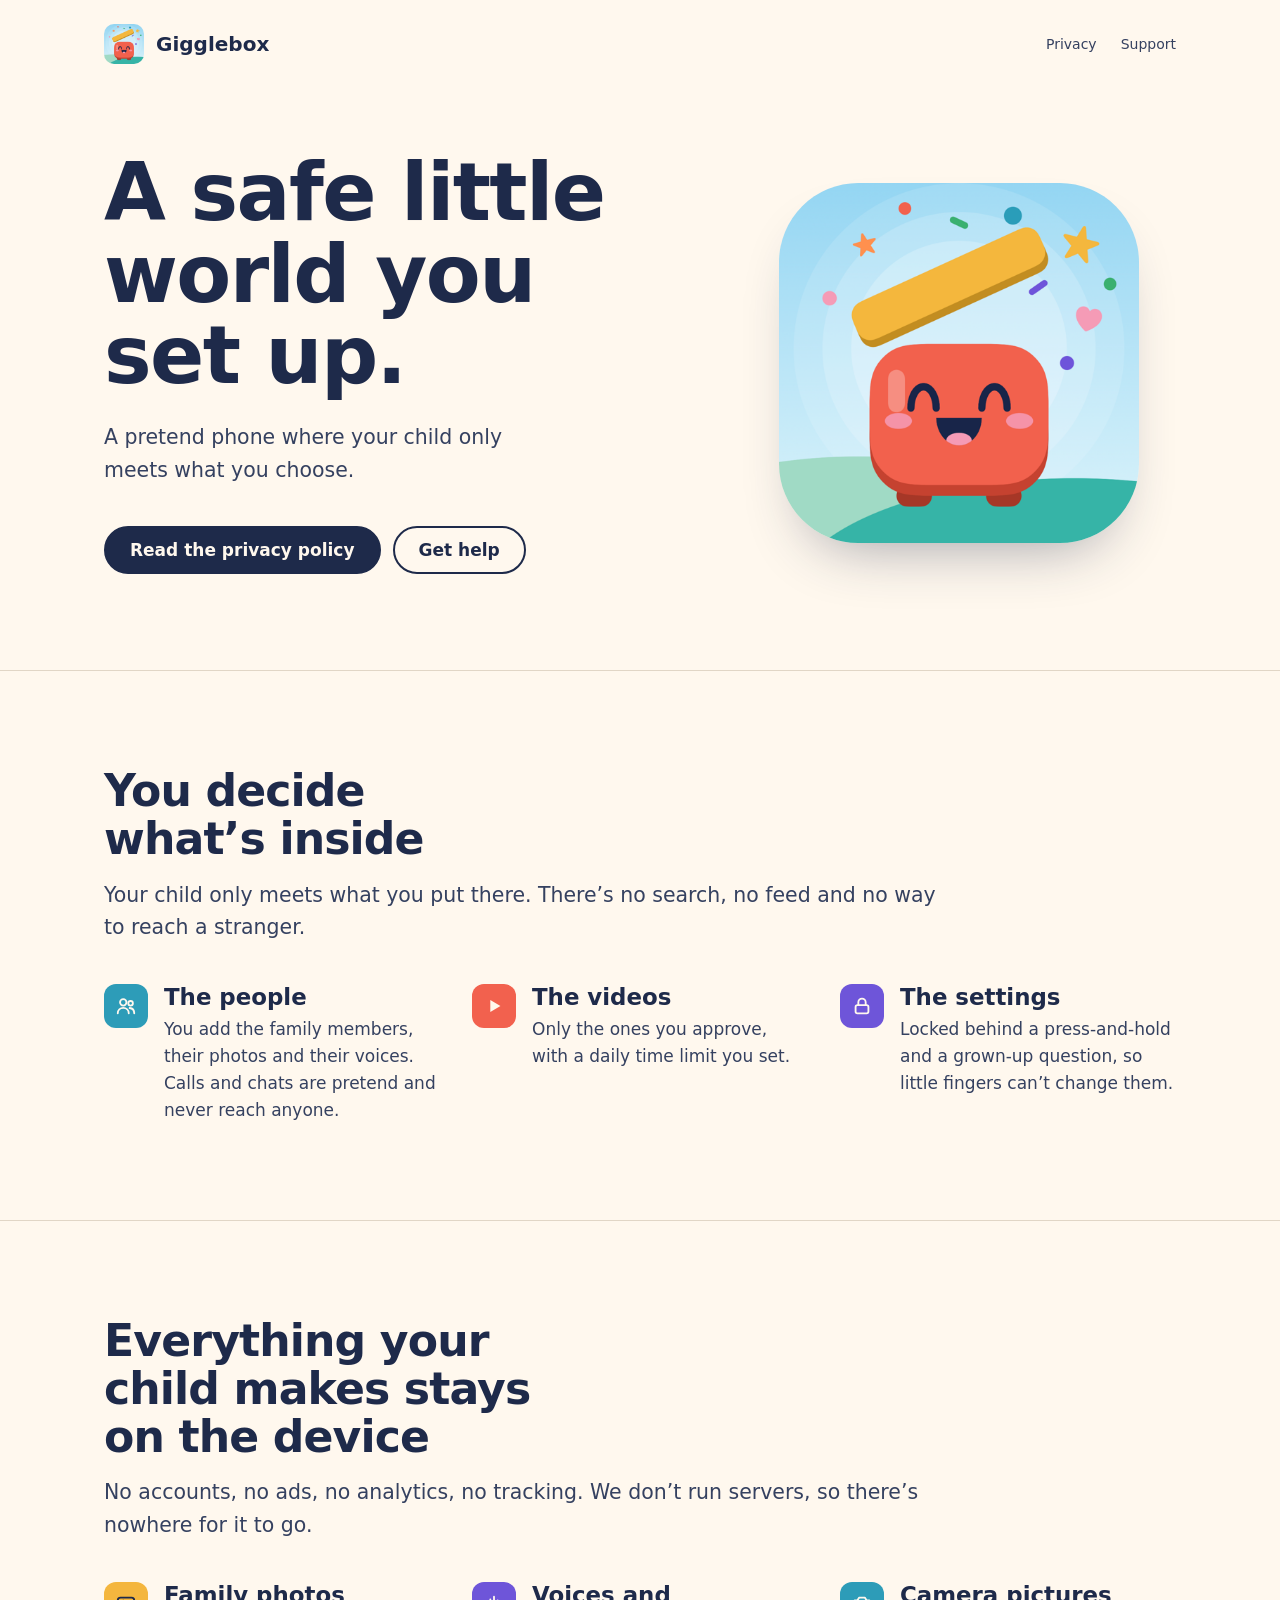
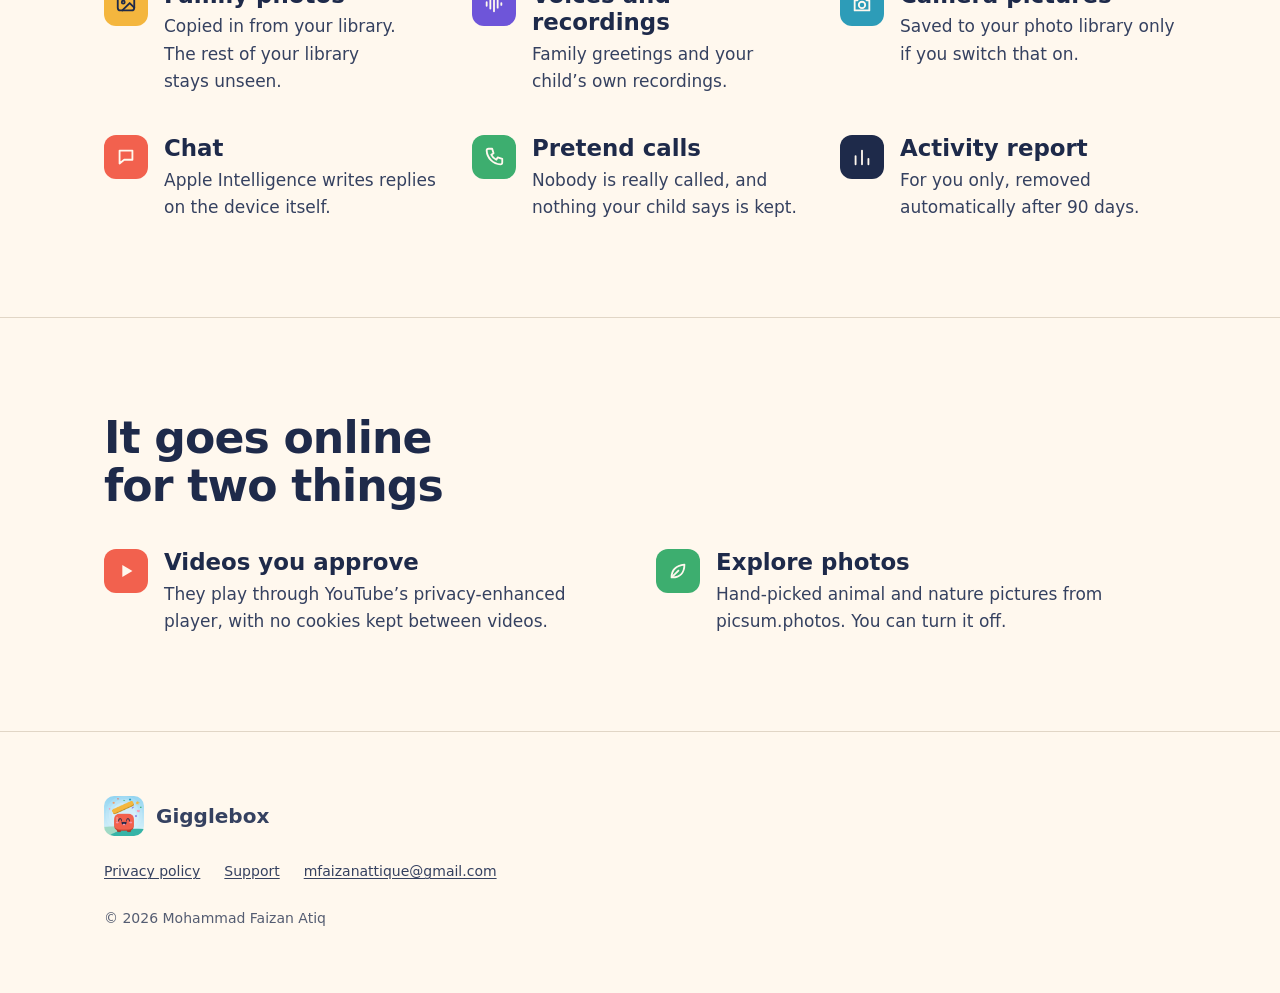
<file: index.html>
<!DOCTYPE html>
<html lang="en">
<head>
<meta charset="utf-8">
<meta name="viewport" content="width=device-width, initial-scale=1">
<title>Gigglebox: a safe little world for kids, set up by parents</title>
<meta name="description" content="Gigglebox is a pretend phone for little ones that parents set up: family calls, photos, a camera and only the videos you approve. No accounts, ads or tracking. Everything stays on your device.">
<link rel="icon" href="favicon.png">
<link rel="apple-touch-icon" href="apple-touch-icon.png">
<link rel="stylesheet" href="site.css">
</head>
<body>
<header class="container site-nav">
  <a class="wordmark" href="./"><img src="icon.png" alt="" width="40" height="40">Gigglebox</a>
  <nav aria-label="Main">
    <ul>
      <li><a href="privacy/">Privacy</a></li>
      <li><a href="support/">Support</a></li>
    </ul>
  </nav>
</header>

<main>
  <section class="container hero">
    <div>
      <h1>A safe little world you set up.</h1>
      <p>A pretend phone where your child only meets what you choose.</p>
      <div class="actions">
        <a class="button button-primary" href="privacy/">Read the privacy policy</a>
        <a class="button button-quiet" href="support/">Get help</a>
      </div>
    </div>
    <div class="hero-art"><img src="icon.png" alt="The Gigglebox app icon" width="512" height="512"></div>
  </section>

  <section class="band" aria-labelledby="curated">
    <div class="container">
      <h2 id="curated">You decide what’s inside</h2>
      <p>Your child only meets what you put there. There’s no search, no feed and no way to reach a stranger.</p>
      <ul class="facts">
        <li><span class="chip teal"><svg viewBox="0 0 24 24" fill="none" stroke="currentColor" stroke-width="2" stroke-linecap="round" aria-hidden="true"><circle cx="9" cy="8" r="3.5"/><path d="M3 20c0-3.5 2.7-6 6-6s6 2.5 6 6"/><circle cx="17" cy="9" r="2.5"/><path d="M16 14.2c2.9.3 5 2.5 5 5.8"/></svg></span><div><h3>The people</h3><p>You add the family members, their photos and their voices. Calls and chats are pretend and never reach anyone.</p></div></li>
        <li><span class="chip coral"><svg viewBox="0 0 24 24" fill="currentColor" aria-hidden="true"><path d="M8 5.5v13l11-6.5z"/></svg></span><div><h3>The videos</h3><p>Only the ones you approve, with a daily time limit you set.</p></div></li>
        <li><span class="chip violet"><svg viewBox="0 0 24 24" fill="none" stroke="currentColor" stroke-width="2" stroke-linecap="round" stroke-linejoin="round" aria-hidden="true"><rect x="5" y="11" width="14" height="9" rx="2"/><path d="M8 11V8a4 4 0 0 1 8 0v3"/></svg></span><div><h3>The settings</h3><p>Locked behind a press-and-hold and a grown-up question, so little fingers can’t change them.</p></div></li>
      </ul>
    </div>
  </section>

  <section class="band" aria-labelledby="stays">
    <div class="container">
      <h2 id="stays">Everything your child makes stays on the device</h2>
      <p>No accounts, no ads, no analytics, no tracking. We don’t run servers, so there’s nowhere for it to go.</p>
      <ul class="facts">
        <li><span class="chip mustard"><svg viewBox="0 0 24 24" fill="none" stroke="currentColor" stroke-width="2" stroke-linecap="round" stroke-linejoin="round" aria-hidden="true"><rect x="3" y="5" width="18" height="14" rx="3"/><circle cx="9" cy="10" r="1.6"/><path d="m21 16-5-5-8 8"/></svg></span><div><h3>Family photos</h3><p>Copied in from your library. The rest of your library stays unseen.</p></div></li>
        <li><span class="chip violet"><svg viewBox="0 0 24 24" fill="none" stroke="currentColor" stroke-width="2" stroke-linecap="round" aria-hidden="true"><path d="M4 10v4M8 7v10M12 4v16M16 8v8M20 11v2"/></svg></span><div><h3>Voices and recordings</h3><p>Family greetings and your child’s own recordings.</p></div></li>
        <li><span class="chip teal"><svg viewBox="0 0 24 24" fill="none" stroke="currentColor" stroke-width="2" stroke-linejoin="round" aria-hidden="true"><path d="M4 8h3l2-3h6l2 3h3v11H4z"/><circle cx="12" cy="13" r="3.5"/></svg></span><div><h3>Camera pictures</h3><p>Saved to your photo library only if you switch that on.</p></div></li>
        <li><span class="chip coral"><svg viewBox="0 0 24 24" fill="none" stroke="currentColor" stroke-width="2" stroke-linejoin="round" aria-hidden="true"><path d="M5 5h14v10H10l-5 4z"/></svg></span><div><h3>Chat</h3><p>Apple Intelligence writes replies on the device itself.</p></div></li>
        <li><span class="chip green"><svg viewBox="0 0 24 24" fill="none" stroke="currentColor" stroke-width="2" stroke-linejoin="round" aria-hidden="true"><path d="M6 3h4l1.5 5-2.5 1.5a11 11 0 0 0 5.5 5.5L16 12.5l5 1.5v4a2 2 0 0 1-2 2A16 16 0 0 1 4 5a2 2 0 0 1 2-2z"/></svg></span><div><h3>Pretend calls</h3><p>Nobody is really called, and nothing your child says is kept.</p></div></li>
        <li><span class="chip ink"><svg viewBox="0 0 24 24" fill="none" stroke="currentColor" stroke-width="2" stroke-linecap="round" aria-hidden="true"><path d="M5 20V11M12 20V5M19 20v-6"/></svg></span><div><h3>Activity report</h3><p>For you only, removed automatically after 90 days.</p></div></li>
      </ul>
    </div>
  </section>

  <section class="band" aria-labelledby="online">
    <div class="container">
      <h2 id="online">It goes online for two things</h2>
      <ul class="facts two">
        <li><span class="chip coral"><svg viewBox="0 0 24 24" fill="currentColor" aria-hidden="true"><path d="M8 5.5v13l11-6.5z"/></svg></span><div><h3>Videos you approve</h3><p>They play through YouTube’s privacy-enhanced player, with no cookies kept between videos.</p></div></li>
        <li><span class="chip green"><svg viewBox="0 0 24 24" fill="none" stroke="currentColor" stroke-width="2" stroke-linejoin="round" aria-hidden="true"><path d="M5 19c0-8 5-13 14-14 0 9-5 14-13 14z"/><path d="M5 19 13 11"/></svg></span><div><h3>Explore photos</h3><p>Hand-picked animal and nature pictures from picsum.photos. You can turn it off.</p></div></li>
      </ul>
    </div>
  </section>
</main>

<footer class="site-footer">
  <div class="container">
    <a class="wordmark" href="./"><img src="icon.png" alt="" width="40" height="40">Gigglebox</a>
    <ul>
      <li><a href="privacy/">Privacy policy</a></li>
      <li><a href="support/">Support</a></li>
      <li><a href="mailto:mfaizanattique@gmail.com">mfaizanattique@gmail.com</a></li>
    </ul>
    <small>© 2026 Mohammad Faizan Atiq</small>
  </div>
</footer>
</body>
</html>
</file>
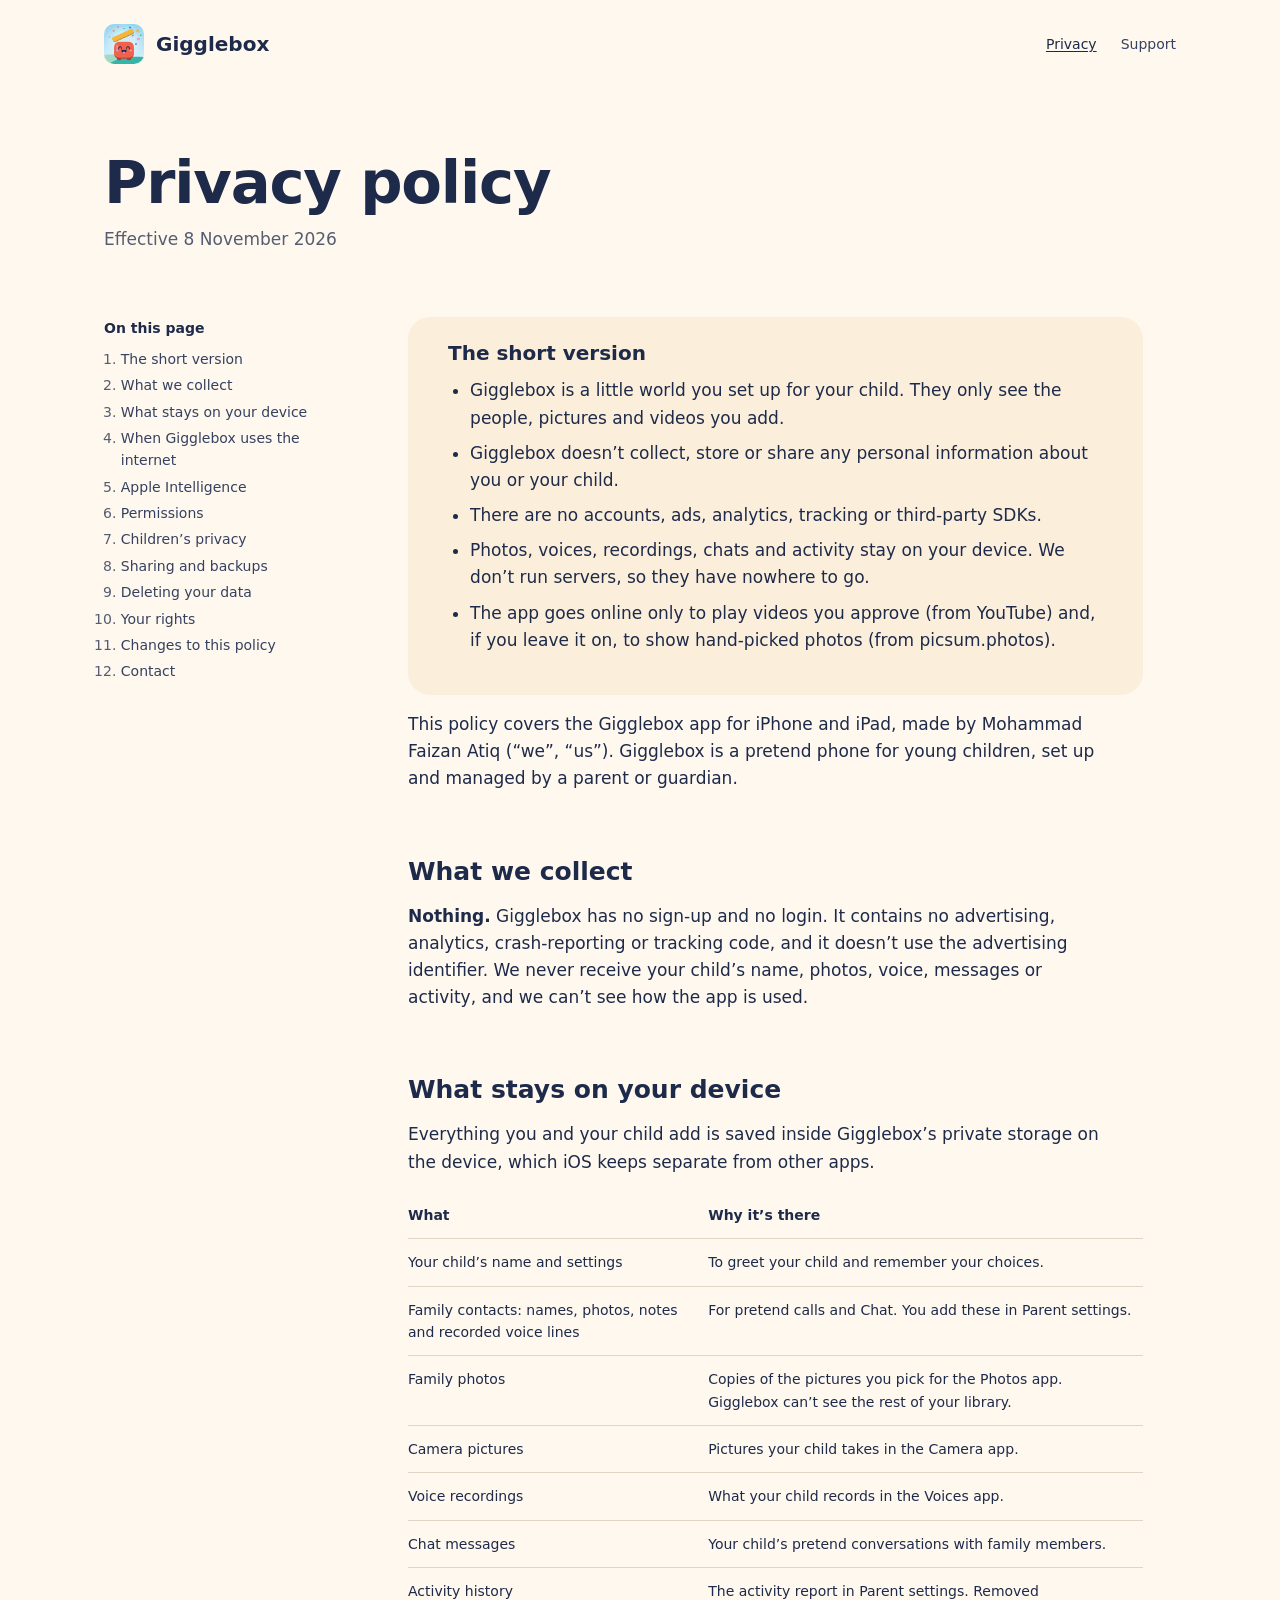
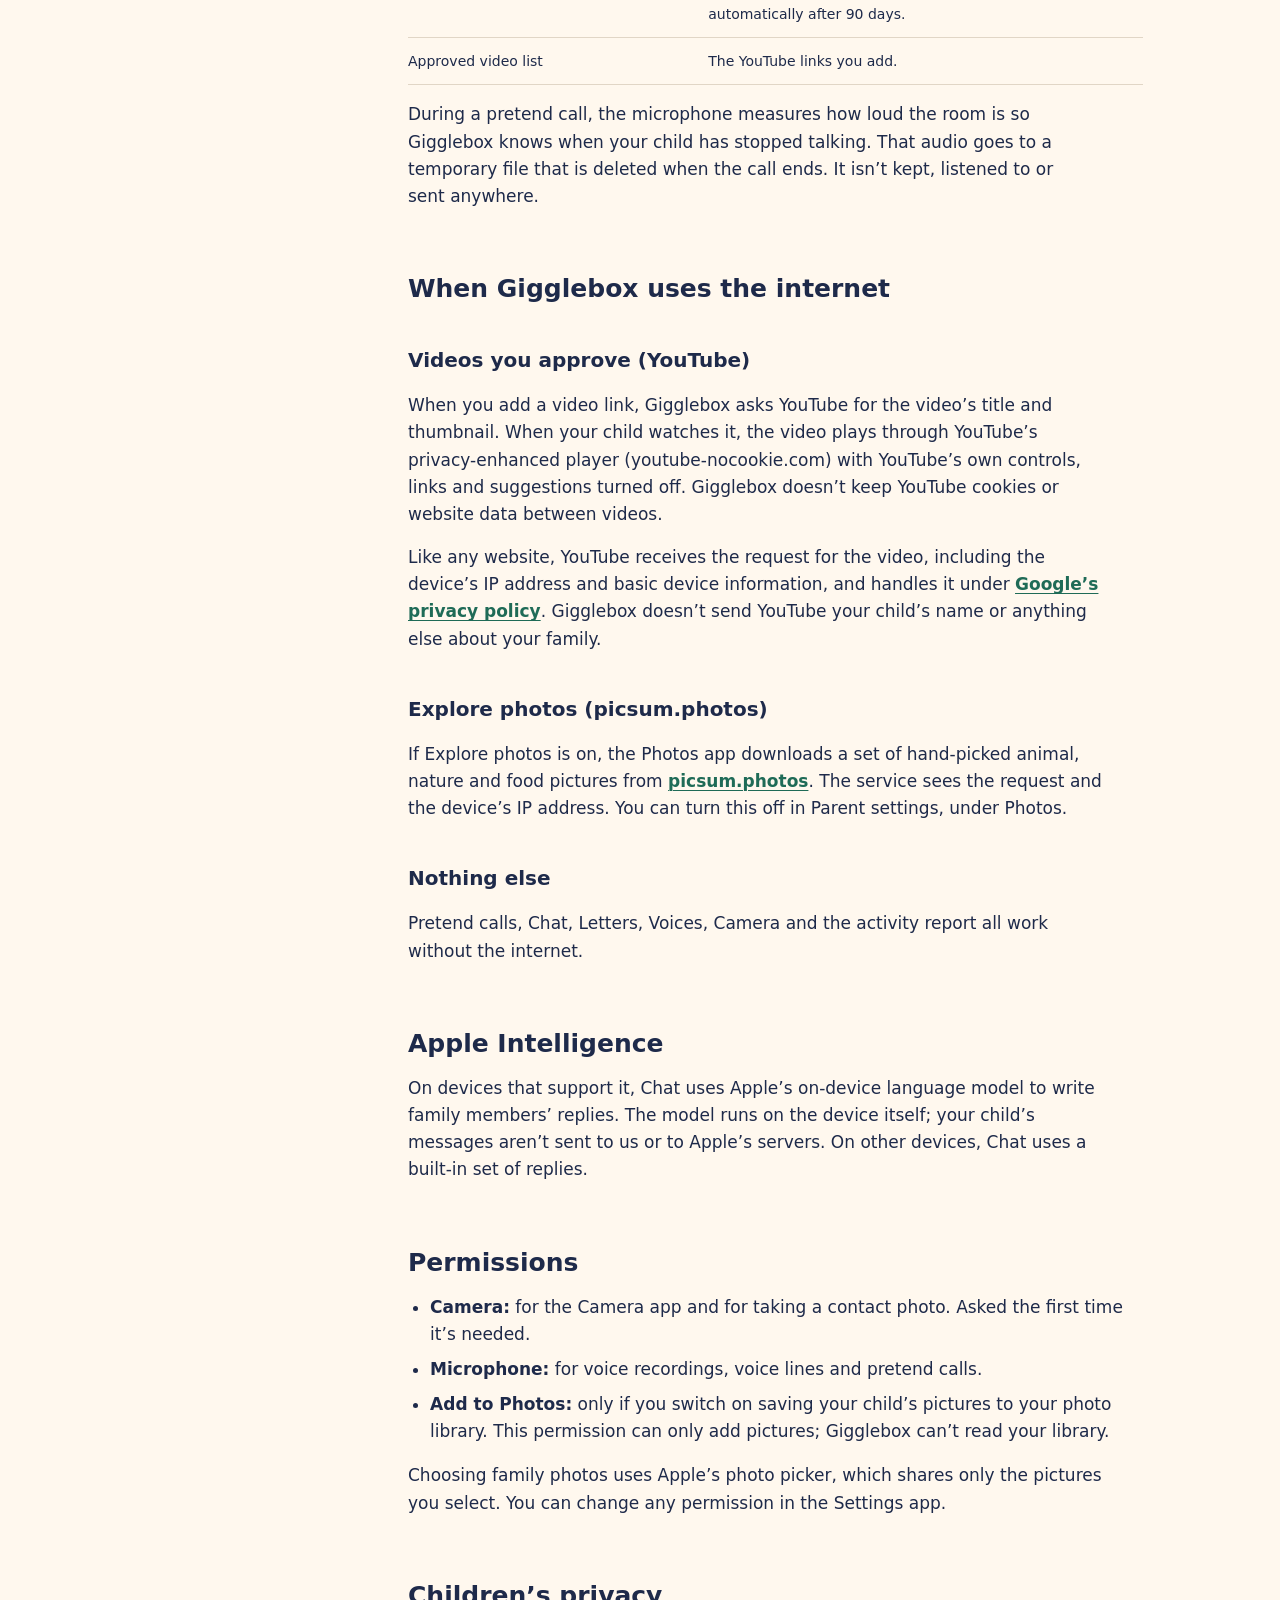
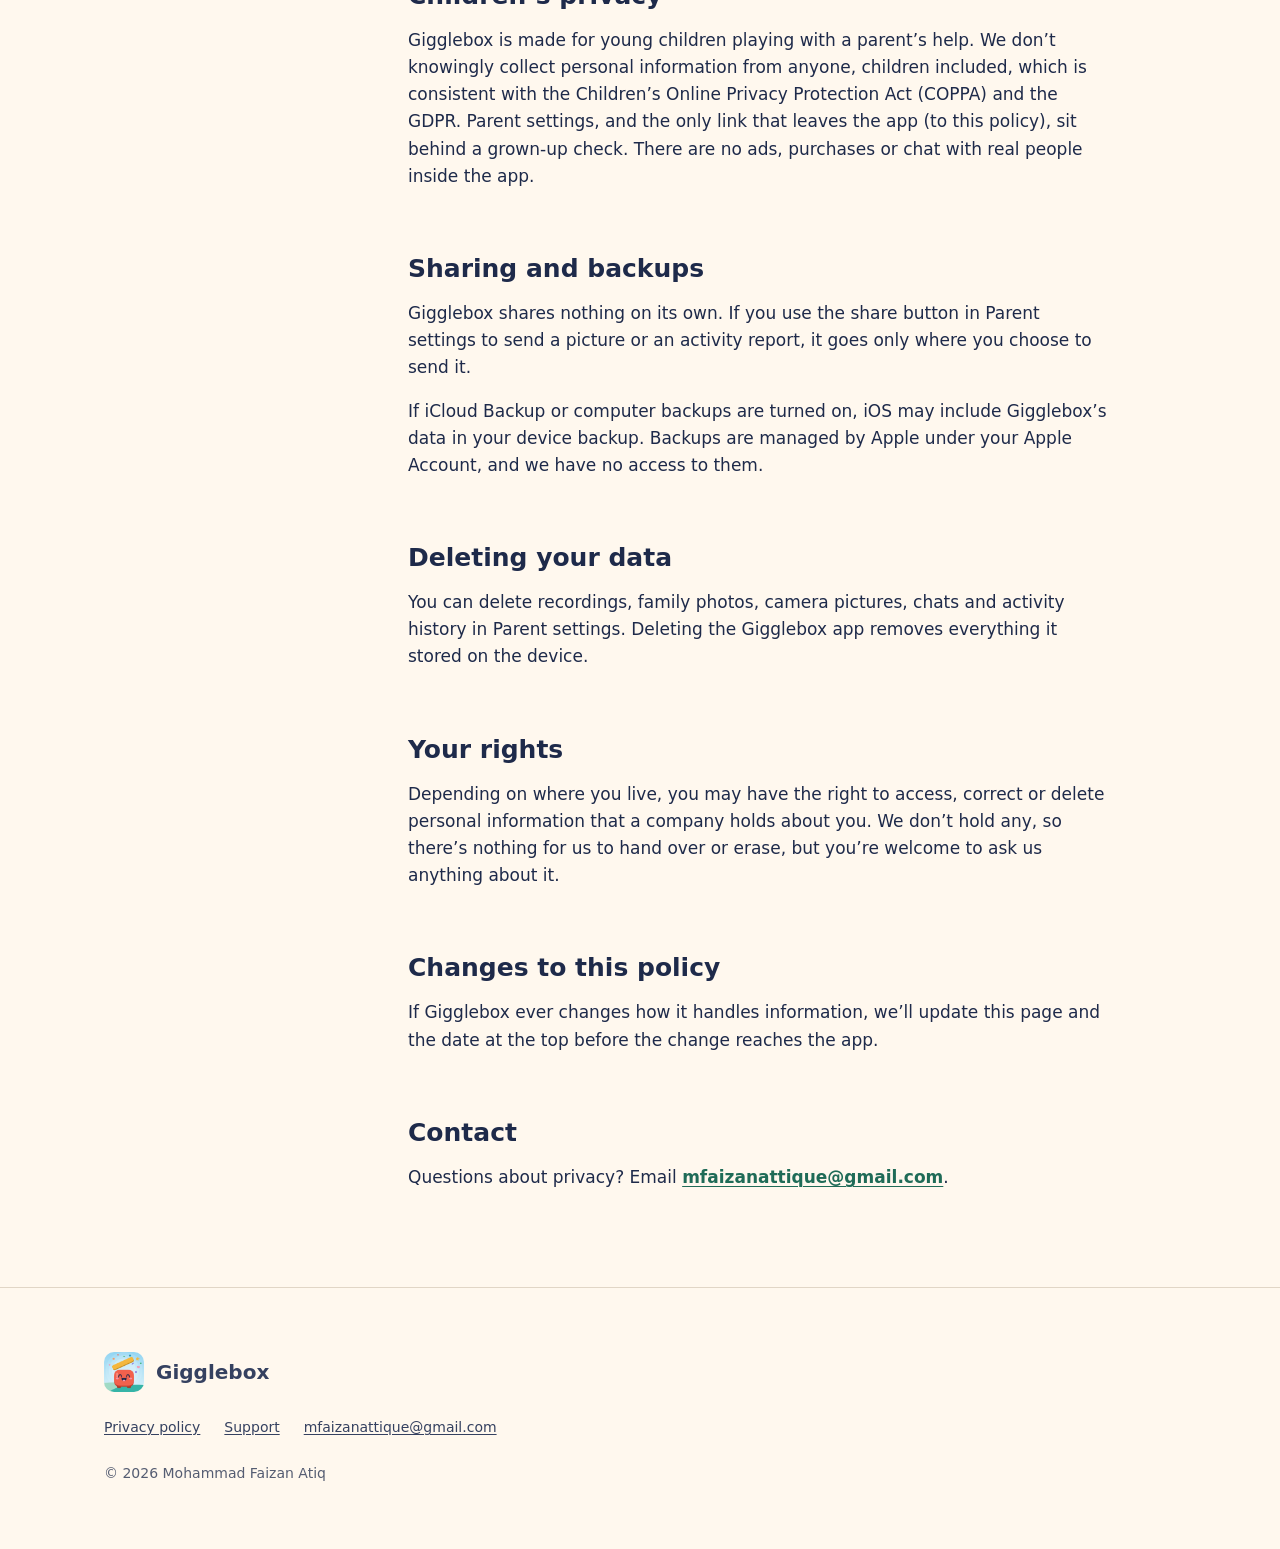
<file: privacy/index.html>
<!DOCTYPE html>
<html lang="en">
<head>
<meta charset="utf-8">
<meta name="viewport" content="width=device-width, initial-scale=1">
<title>Privacy policy · Gigglebox</title>
<meta name="description" content="Gigglebox doesn't collect personal information. No accounts, ads, analytics or tracking. Everything your child makes stays on your device.">
<link rel="icon" href="../favicon.png">
<link rel="apple-touch-icon" href="../apple-touch-icon.png">
<link rel="stylesheet" href="../site.css">
</head>
<body>
<header class="container site-nav">
  <a class="wordmark" href="../"><img src="../icon.png" alt="" width="40" height="40">Gigglebox</a>
  <nav aria-label="Main">
    <ul>
      <li><a href="./" aria-current="page">Privacy</a></li>
      <li><a href="../support/">Support</a></li>
    </ul>
  </nav>
</header>

<main class="container doc">
  <div class="doc-head">
    <h1>Privacy policy</h1>
    <p>Effective 8 November 2026</p>
  </div>

  <nav class="toc" aria-label="On this page">
    <p>On this page</p>
    <ol>
      <li><a href="#short">The short version</a></li>
      <li><a href="#collect">What we collect</a></li>
      <li><a href="#device">What stays on your device</a></li>
      <li><a href="#internet">When Gigglebox uses the internet</a></li>
      <li><a href="#intelligence">Apple Intelligence</a></li>
      <li><a href="#permissions">Permissions</a></li>
      <li><a href="#children">Children’s privacy</a></li>
      <li><a href="#sharing">Sharing and backups</a></li>
      <li><a href="#delete">Deleting your data</a></li>
      <li><a href="#rights">Your rights</a></li>
      <li><a href="#changes">Changes to this policy</a></li>
      <li><a href="#contact">Contact</a></li>
    </ol>
  </nav>

  <article class="prose">
    <section class="summary" id="short">
      <h2>The short version</h2>
      <ul>
        <li>Gigglebox is a little world you set up for your child. They only see the people, pictures and videos you add.</li>
        <li>Gigglebox doesn’t collect, store or share any personal information about you or your child.</li>
        <li>There are no accounts, ads, analytics, tracking or third-party SDKs.</li>
        <li>Photos, voices, recordings, chats and activity stay on your device. We don’t run servers, so they have nowhere to go.</li>
        <li>The app goes online only to play videos you approve (from YouTube) and, if you leave it on, to show hand-picked photos (from picsum.photos).</li>
      </ul>
    </section>

    <p>This policy covers the Gigglebox app for iPhone and iPad, made by Mohammad Faizan Atiq (“we”, “us”). Gigglebox is a pretend phone for young children, set up and managed by a parent or guardian.</p>

    <h2 id="collect">What we collect</h2>
    <p><strong>Nothing.</strong> Gigglebox has no sign-up and no login. It contains no advertising, analytics, crash-reporting or tracking code, and it doesn’t use the advertising identifier. We never receive your child’s name, photos, voice, messages or activity, and we can’t see how the app is used.</p>

    <h2 id="device">What stays on your device</h2>
    <p>Everything you and your child add is saved inside Gigglebox’s private storage on the device, which iOS keeps separate from other apps.</p>
    <table>
      <thead><tr><th scope="col">What</th><th scope="col">Why it’s there</th></tr></thead>
      <tbody>
        <tr><td>Your child’s name and settings</td><td>To greet your child and remember your choices.</td></tr>
        <tr><td>Family contacts: names, photos, notes and recorded voice lines</td><td>For pretend calls and Chat. You add these in Parent settings.</td></tr>
        <tr><td>Family photos</td><td>Copies of the pictures you pick for the Photos app. Gigglebox can’t see the rest of your library.</td></tr>
        <tr><td>Camera pictures</td><td>Pictures your child takes in the Camera app.</td></tr>
        <tr><td>Voice recordings</td><td>What your child records in the Voices app.</td></tr>
        <tr><td>Chat messages</td><td>Your child’s pretend conversations with family members.</td></tr>
        <tr><td>Activity history</td><td>The activity report in Parent settings. Removed automatically after 90 days.</td></tr>
        <tr><td>Approved video list</td><td>The YouTube links you add.</td></tr>
      </tbody>
    </table>
    <p>During a pretend call, the microphone measures how loud the room is so Gigglebox knows when your child has stopped talking. That audio goes to a temporary file that is deleted when the call ends. It isn’t kept, listened to or sent anywhere.</p>

    <h2 id="internet">When Gigglebox uses the internet</h2>
    <h3>Videos you approve (YouTube)</h3>
    <p>When you add a video link, Gigglebox asks YouTube for the video’s title and thumbnail. When your child watches it, the video plays through YouTube’s privacy-enhanced player (youtube-nocookie.com) with YouTube’s own controls, links and suggestions turned off. Gigglebox doesn’t keep YouTube cookies or website data between videos.</p>
    <p>Like any website, YouTube receives the request for the video, including the device’s IP address and basic device information, and handles it under <a href="https://policies.google.com/privacy">Google’s privacy policy</a>. Gigglebox doesn’t send YouTube your child’s name or anything else about your family.</p>
    <h3>Explore photos (picsum.photos)</h3>
    <p>If Explore photos is on, the Photos app downloads a set of hand-picked animal, nature and food pictures from <a href="https://picsum.photos">picsum.photos</a>. The service sees the request and the device’s IP address. You can turn this off in Parent settings, under Photos.</p>
    <h3>Nothing else</h3>
    <p>Pretend calls, Chat, Letters, Voices, Camera and the activity report all work without the internet.</p>

    <h2 id="intelligence">Apple Intelligence</h2>
    <p>On devices that support it, Chat uses Apple’s on-device language model to write family members’ replies. The model runs on the device itself; your child’s messages aren’t sent to us or to Apple’s servers. On other devices, Chat uses a built-in set of replies.</p>

    <h2 id="permissions">Permissions</h2>
    <ul>
      <li><strong>Camera:</strong> for the Camera app and for taking a contact photo. Asked the first time it’s needed.</li>
      <li><strong>Microphone:</strong> for voice recordings, voice lines and pretend calls.</li>
      <li><strong>Add to Photos:</strong> only if you switch on saving your child’s pictures to your photo library. This permission can only add pictures; Gigglebox can’t read your library.</li>
    </ul>
    <p>Choosing family photos uses Apple’s photo picker, which shares only the pictures you select. You can change any permission in the Settings app.</p>

    <h2 id="children">Children’s privacy</h2>
    <p>Gigglebox is made for young children playing with a parent’s help. We don’t knowingly collect personal information from anyone, children included, which is consistent with the Children’s Online Privacy Protection Act (COPPA) and the GDPR. Parent settings, and the only link that leaves the app (to this policy), sit behind a grown-up check. There are no ads, purchases or chat with real people inside the app.</p>

    <h2 id="sharing">Sharing and backups</h2>
    <p>Gigglebox shares nothing on its own. If you use the share button in Parent settings to send a picture or an activity report, it goes only where you choose to send it.</p>
    <p>If iCloud Backup or computer backups are turned on, iOS may include Gigglebox’s data in your device backup. Backups are managed by Apple under your Apple Account, and we have no access to them.</p>

    <h2 id="delete">Deleting your data</h2>
    <p>You can delete recordings, family photos, camera pictures, chats and activity history in Parent settings. Deleting the Gigglebox app removes everything it stored on the device.</p>

    <h2 id="rights">Your rights</h2>
    <p>Depending on where you live, you may have the right to access, correct or delete personal information that a company holds about you. We don’t hold any, so there’s nothing for us to hand over or erase, but you’re welcome to ask us anything about it.</p>

    <h2 id="changes">Changes to this policy</h2>
    <p>If Gigglebox ever changes how it handles information, we’ll update this page and the date at the top before the change reaches the app.</p>

    <h2 id="contact">Contact</h2>
    <p>Questions about privacy? Email <a href="mailto:mfaizanattique@gmail.com">mfaizanattique@gmail.com</a>.</p>
  </article>
</main>

<footer class="site-footer">
  <div class="container">
    <a class="wordmark" href="../"><img src="../icon.png" alt="" width="40" height="40">Gigglebox</a>
    <ul>
      <li><a href="./">Privacy policy</a></li>
      <li><a href="../support/">Support</a></li>
      <li><a href="mailto:mfaizanattique@gmail.com">mfaizanattique@gmail.com</a></li>
    </ul>
    <small>© 2026 Mohammad Faizan Atiq</small>
  </div>
</footer>
</body>
</html>
</file>
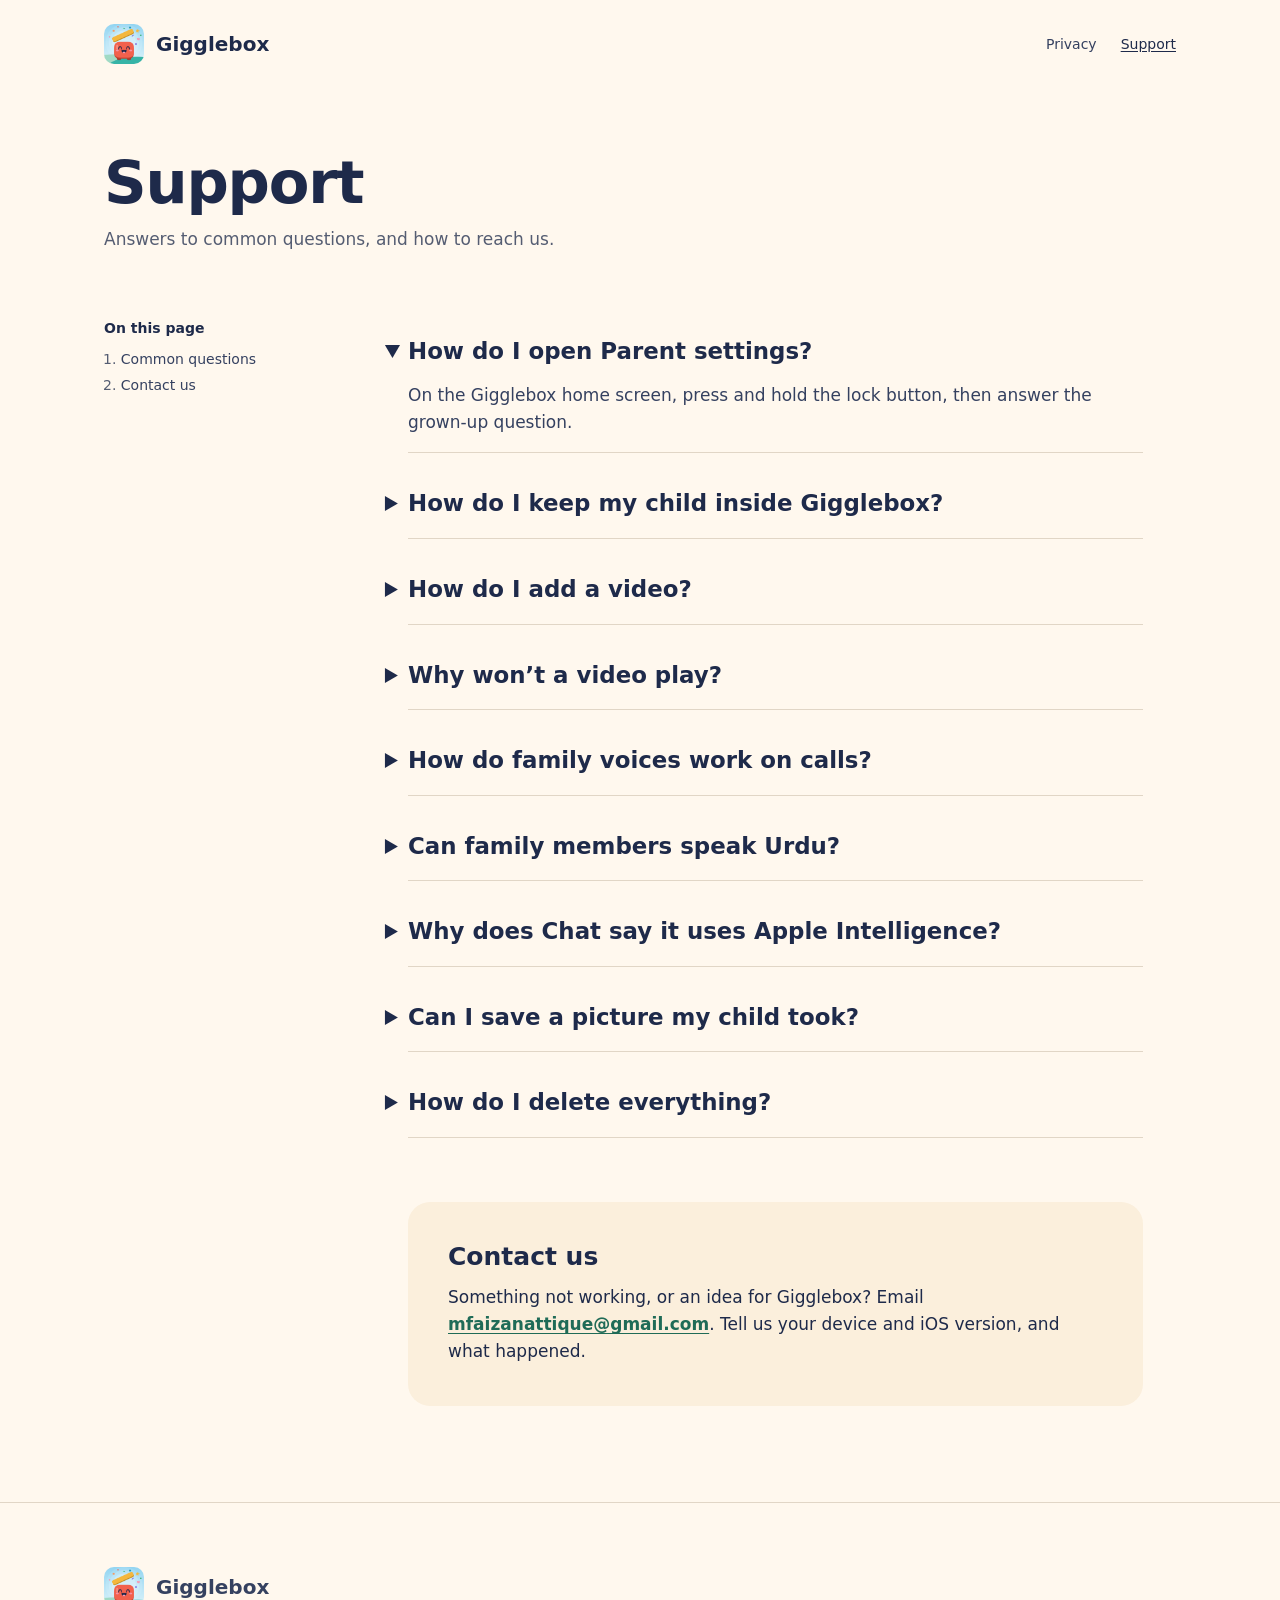
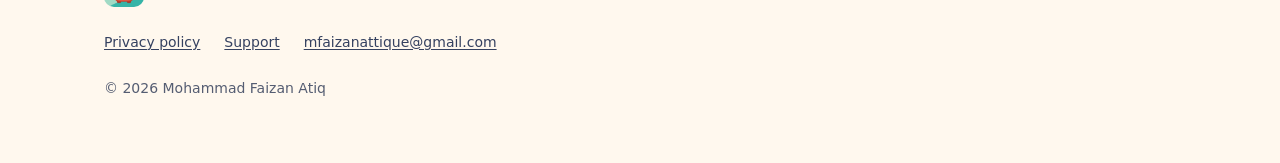
<file: support/index.html>
<!DOCTYPE html>
<html lang="en">
<head>
<meta charset="utf-8">
<meta name="viewport" content="width=device-width, initial-scale=1">
<title>Support · Gigglebox</title>
<meta name="description" content="Help with Gigglebox: opening Parent settings, approving videos, locking the device, Urdu calls and more.">
<link rel="icon" href="../favicon.png">
<link rel="apple-touch-icon" href="../apple-touch-icon.png">
<link rel="stylesheet" href="../site.css">
</head>
<body>
<header class="container site-nav">
  <a class="wordmark" href="../"><img src="../icon.png" alt="" width="40" height="40">Gigglebox</a>
  <nav aria-label="Main">
    <ul>
      <li><a href="../privacy/">Privacy</a></li>
      <li><a href="./" aria-current="page">Support</a></li>
    </ul>
  </nav>
</header>

<main class="container doc">
  <div class="doc-head">
    <h1>Support</h1>
    <p>Answers to common questions, and how to reach us.</p>
  </div>

  <nav class="toc" aria-label="On this page">
    <p>On this page</p>
    <ol>
      <li><a href="#questions">Common questions</a></li>
      <li><a href="#contact">Contact us</a></li>
    </ol>
  </nav>

  <div class="prose faq" id="questions">
    <details open>
      <summary>How do I open Parent settings?</summary>
      <p>On the Gigglebox home screen, press and hold the lock button, then answer the grown-up question.</p>
    </details>
    <details>
      <summary>How do I keep my child inside Gigglebox?</summary>
      <ol>
        <li>Open Settings, then Accessibility, then Guided Access, and turn it on.</li>
        <li>Tap Passcode Settings and set a Guided Access passcode.</li>
        <li>Open Gigglebox and triple-click the side (or Home) button, then tap Start.</li>
        <li>To finish, triple-click again and enter your passcode.</li>
      </ol>
    </details>
    <details>
      <summary>How do I add a video?</summary>
      <p>In Parent settings, open Approved videos and paste a youtube.com, youtu.be or Shorts link. Your child can only watch videos on that list: there’s no search, no suggestions and no comments.</p>
    </details>
    <details>
      <summary>Why won’t a video play?</summary>
      <p>Some YouTube creators don’t allow their videos to play inside other apps, and videos need an internet connection. If a video won’t add or play, try a different one.</p>
    </details>
    <details>
      <summary>How do family voices work on calls?</summary>
      <p>Each family member has a friendly built-in voice. In Parent settings, under Family &amp; calls, you can also record your own greetings and replies so calls sound like the real grandma or dad. Recordings stay on the device.</p>
    </details>
    <details>
      <summary>Can family members speak Urdu?</summary>
      <p>Yes. Choose Urdu when you first set up Gigglebox, or change Call language in Parent settings. Urdu is in beta and covers pretend calls; Letters and app names stay in English for now.</p>
    </details>
    <details>
      <summary>Why does Chat say it uses Apple Intelligence?</summary>
      <p>On devices with Apple Intelligence turned on, family members write their Chat replies with Apple’s on-device model, so they can answer what your child actually typed. On other devices, Chat uses a built-in set of friendly replies. Either way, nothing is sent anywhere.</p>
    </details>
    <details>
      <summary>Can I save a picture my child took?</summary>
      <p>Yes. In Parent settings, open Camera and tap a picture, then Save to Photos or Share. You can also switch on saving every new picture to your photo library.</p>
    </details>
    <details>
      <summary>How do I delete everything?</summary>
      <p>You can clear recordings, photos, camera pictures, chats and activity in Parent settings. Deleting the app removes everything Gigglebox stored. We don’t keep a copy, so there’s nothing to delete on our side. Read the <a href="../privacy/">privacy policy</a> for details.</p>
    </details>

    <section class="contact" id="contact">
      <h2>Contact us</h2>
      <p>Something not working, or an idea for Gigglebox? Email <a href="mailto:mfaizanattique@gmail.com?subject=Gigglebox%20support">mfaizanattique@gmail.com</a>. Tell us your device and iOS version, and what happened.</p>
    </section>
  </div>
</main>

<footer class="site-footer">
  <div class="container">
    <a class="wordmark" href="../"><img src="../icon.png" alt="" width="40" height="40">Gigglebox</a>
    <ul>
      <li><a href="../privacy/">Privacy policy</a></li>
      <li><a href="./">Support</a></li>
      <li><a href="mailto:mfaizanattique@gmail.com">mfaizanattique@gmail.com</a></li>
    </ul>
    <small>© 2026 Mohammad Faizan Atiq</small>
  </div>
</footer>
</body>
</html>
</file>
<file: site.css>
/* Hallmark · shape: Letter (a short home, a long policy, a help page) · genre: playful · theme: custom (the app's own palette) · job: read the privacy policy · idea: "A kids' app that keeps the family's things on the phone, said plainly" · vibe: "warm cream, navy ink, plain-spoken, kind"
 * paper: oklch(98.2% 0.015 77.1) · accent: oklch(47.6% 0.080 171.7) · display: ui-rounded · body: system-ui · hero: the promise set big beside the app icon · nav: wordmark left, two links right · footer: wordmark over links and the contact address · imagery: the product (icon, screenshots) · signature: the two lists, what stays on the phone and what goes online
 * axes: cream/rounded/green · posture: split · contrast: pass · fold: pass · v2.0.0 */
/* Hallmark · pre-emit critique: P2 H2 E2 S2 R2 V1 · weakest: V, few pictures; the app icon carries the hero and App Store screenshots can drop into the slot later */
/* waive 47b: the brand is the app's existing palette and rounded face, not a dealt theme */
@import url("./tokens.css");
@import url("./base.css");

body { line-height: 1.6; }

.site-nav { display: flex; align-items: center; justify-content: space-between; gap: var(--space-lg); padding-block: var(--space-lg); }
.wordmark { display: inline-flex; align-items: center; gap: var(--space-sm); text-decoration: none; font-family: var(--font-display); font-weight: 800; font-size: var(--text-lg); color: var(--color-ink); }
.wordmark img { width: 40px; height: 40px; border-radius: 10px; }
.site-nav ul { display: flex; gap: var(--space-lg); list-style: none; margin: 0; padding: 0; }
.site-nav a:not(.wordmark) { text-decoration: none; color: var(--color-ink-2); font-size: var(--text-sm); padding: var(--space-xs) 0; }
.site-nav a:not(.wordmark):hover { color: var(--color-ink); text-decoration: underline; }
.site-nav a[aria-current="page"] { color: var(--color-ink); text-decoration: underline; }

.hero { display: grid; grid-template-columns: minmax(0, 7fr) minmax(0, 5fr); gap: var(--gap-columns); align-items: center; padding-block: var(--space-2xl) var(--section-gap-s); }
.hero h1 { font-size: var(--text-display); font-weight: 800; line-height: 1.02; letter-spacing: var(--tracking-display); color: var(--color-ink); }
.hero p { margin-top: var(--space-lg); font-size: var(--text-lead); color: var(--color-ink-2); max-width: 34ch; }
.hero .actions { margin-top: var(--space-xl); display: flex; flex-wrap: wrap; gap: var(--space-sm); }
.hero-art { justify-self: center; width: min(100%, 360px); aspect-ratio: 1; border-radius: 22%; overflow: hidden; box-shadow: 0 30px 60px -30px color-mix(in oklab, var(--color-ink) 45%, transparent); }
.hero-art img { width: 100%; height: 100%; object-fit: cover; }

.button { display: inline-flex; align-items: center; min-height: 48px; padding: 0 var(--space-lg); border-radius: var(--radius-pill); font-weight: 600; text-decoration: none; border: 2px solid var(--color-ink); transition: background-color var(--dur-micro) var(--ease-out), color var(--dur-micro) var(--ease-out), transform var(--dur-micro) var(--ease-out); }
.button-primary { background: var(--color-ink); color: var(--color-paper); }
.button-primary:hover { background: var(--color-ink-2); }
.button-quiet { background: transparent; color: var(--color-ink); }
.button-quiet:hover { background: var(--color-paper-2); }
.button:active { transform: translateY(1px); }
.button:focus-visible { outline: 3px solid var(--color-focus); outline-offset: 3px; }

.band { padding-block: var(--section-gap-s); border-top: var(--rule-hair) solid var(--color-rule); }
.band h2 { font-size: var(--text-section); font-weight: 800; line-height: 1.08; letter-spacing: var(--tracking-display); max-width: 18ch; }
.band > .container > p { margin-top: var(--space-md); color: var(--color-ink-2); font-size: var(--text-lead); }

.facts { margin: var(--space-xl) 0 0; padding: 0; list-style: none; display: grid; grid-template-columns: repeat(3, minmax(0, 1fr)); gap: var(--space-xl) var(--gap-columns); }
.facts.two { grid-template-columns: repeat(2, minmax(0, 1fr)); }
.facts li { display: grid; grid-template-columns: 44px minmax(0, 1fr); gap: var(--space-md); align-items: start; }
.chip { width: 44px; height: 44px; border-radius: var(--radius-chip); display: grid; place-items: center; color: var(--color-on-chip); }
.chip svg { width: 22px; height: 22px; }
.chip.coral { background: var(--color-coral); }
.chip.mustard { background: var(--color-mustard); color: var(--color-ink); }
.chip.teal { background: var(--color-teal); }
.chip.green { background: var(--color-green); }
.chip.violet { background: var(--color-violet); }
.chip.ink { background: var(--color-ink); }
.facts h3 { font-family: var(--font-display); font-size: var(--text-title); font-weight: 800; line-height: 1.2; }
.facts p { margin-top: var(--space-2xs); color: var(--color-ink-2); }

.doc { display: grid; grid-template-columns: minmax(0, 15rem) minmax(0, 1fr); gap: var(--space-2xl); padding-block: var(--space-2xl) var(--section-gap-s); }
.doc-head { grid-column: 1 / -1; }
.doc-head h1 { font-size: var(--text-display-s); font-weight: 800; line-height: 1.05; letter-spacing: var(--tracking-display); }
.doc-head p { margin-top: var(--space-sm); color: var(--color-muted); }
.toc { position: sticky; top: var(--space-lg); align-self: start; font-size: var(--text-sm); }
.toc p { font-weight: 600; margin-bottom: var(--space-xs); }
.toc ol { margin: 0; padding-left: 1.2em; display: grid; gap: var(--space-2xs); color: var(--color-muted); }
.toc a { color: var(--color-ink-2); text-decoration: none; }
.toc a:hover { color: var(--color-ink); text-decoration: underline; }
.prose { max-width: 68ch; }
.prose > * + * { margin-top: var(--space-md); }
.prose h2 { font-size: var(--text-xl); font-weight: 800; line-height: 1.2; margin-top: var(--space-2xl); scroll-margin-top: var(--space-lg); }
.prose h3 { font-size: var(--text-lg); font-weight: 700; margin-top: var(--space-xl); }
.prose ul, .prose ol { padding-left: 1.3em; display: grid; gap: var(--space-xs); }
.prose a { color: var(--color-accent); font-weight: 600; }
.prose a:hover { text-decoration-thickness: 2px; }
.prose strong { color: var(--color-ink); }
.summary { background: var(--color-paper-2); border-radius: var(--radius-card); padding: var(--space-lg) var(--space-xl); }
.summary h2 { margin-top: 0; font-size: var(--text-lg); }
.summary ul { margin-top: var(--space-sm); }
.prose table { width: 100%; border-collapse: collapse; font-size: var(--text-sm); }
.prose th, .prose td { text-align: left; vertical-align: top; padding: var(--space-sm) var(--space-sm) var(--space-sm) 0; border-bottom: var(--rule-hair) solid var(--color-rule); }
.prose th { font-weight: 600; color: var(--color-ink); }

.faq details { border-bottom: var(--rule-hair) solid var(--color-rule); padding-block: var(--space-md); }
.faq summary { cursor: pointer; font-family: var(--font-display); font-weight: 800; font-size: var(--text-title); list-style-position: outside; }
.faq summary:focus-visible { outline: 3px solid var(--color-focus); outline-offset: 4px; border-radius: 6px; }
.faq details > *:not(summary) { margin-top: var(--space-sm); color: var(--color-ink-2); }
.faq ol { padding-left: 1.3em; display: grid; gap: var(--space-2xs); }
.contact { margin-top: var(--space-2xl); background: var(--color-paper-2); border-radius: var(--radius-card); padding: var(--space-xl); }
.contact h2 { margin-top: 0; }
.contact p { margin-top: var(--space-sm); }

.site-footer { border-top: var(--rule-hair) solid var(--color-rule); padding-block: var(--space-2xl); }
.site-footer .container { display: grid; gap: var(--space-lg); }
.site-footer ul { display: flex; flex-wrap: wrap; gap: var(--space-lg); list-style: none; margin: 0; padding: 0; font-size: var(--text-sm); }
.site-footer a { color: var(--color-ink-2); }
.site-footer a:hover { color: var(--color-ink); }
.site-footer small { color: var(--color-muted); font-size: var(--text-sm); }

@media (max-width: 60rem) {
  .hero { grid-template-columns: minmax(0, 1fr); padding-top: var(--space-xl); }
  .hero-art { width: min(60%, 260px); justify-self: start; order: -1; }
  .facts { grid-template-columns: repeat(2, minmax(0, 1fr)); }
  .doc { grid-template-columns: minmax(0, 1fr); gap: var(--space-xl); }
  .toc { position: static; }
}
@media (max-width: 40rem) {
  .facts, .facts.two { grid-template-columns: minmax(0, 1fr); }
  .site-nav ul { gap: var(--space-md); }
  .summary, .contact { padding: var(--space-lg); }
}
</file>
